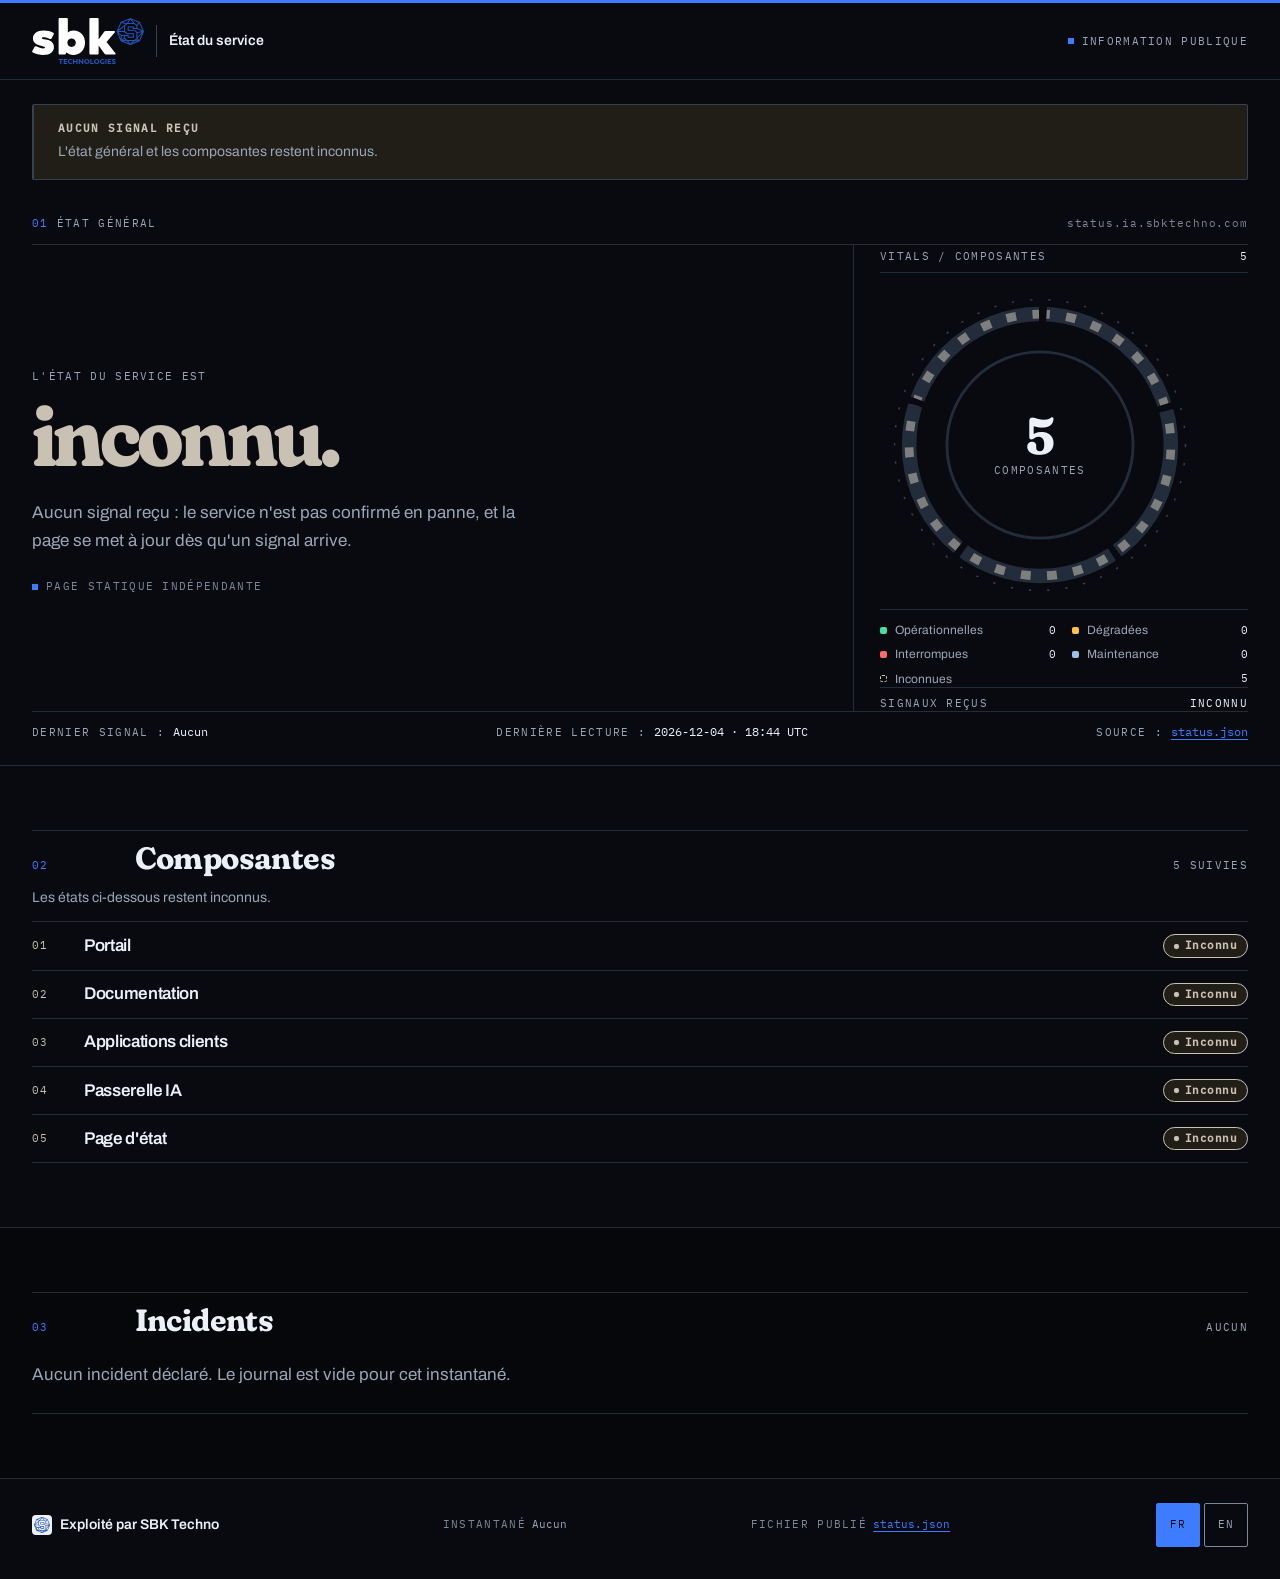
<file: index.html>
<!doctype html>
<html lang="fr-CA" class="no-js" data-theme="dark">
<head>
  <meta charset="utf-8">
  <meta name="viewport" content="width=device-width, initial-scale=1">
  <meta http-equiv="Content-Security-Policy" content="default-src 'none'; style-src 'self'; script-src 'self'; font-src 'self'; img-src 'self' data:; connect-src 'self'; base-uri 'none'; form-action 'none'">
  <meta name="referrer" content="no-referrer">
  <meta name="color-scheme" content="dark">
  <meta name="theme-color" content="#080A0F">
  <meta name="description" content="État public des services de SBK Techno, publié depuis la plateforme.">
  <title data-i18n="docTitle">État du service · SBK Techno</title>
  <link rel="icon" href="/favicon.a92e4a164eb7.ico" sizes="any">
  <link rel="icon" type="image/svg+xml" href="/icon-color.28c7970f44f7.svg">
  <link rel="stylesheet" href="/brand.a81475a45b9a.css">
  <link rel="stylesheet" href="/assets/styles.2e553ad448e5.css">
  <link rel="stylesheet" href="/assets/print.76f24089b045.css" media="print">
  <script src="/assets/status-model.fe2b9ffd6c79.js" defer></script>
  <script src="/assets/app.c9a4706a7557.js" defer></script>
</head>
<body class="sbk-surface status-page" data-surface="provider" data-snapshot-at="2026-10-27T12:36:49Z" data-status-digest="dd5e3fff3013546485ed753b6bb3aed75be2c7b4d5e71e299022c78ca6a92cef">
  <a class="sbk-skip" href="#contenu" data-i18n="skipLink">Aller au contenu</a>

  <header class="sbk-header status-header">
    <div class="sbk-shell status-header__inner">
      <a class="sbk-brand status-brand" href="./" aria-label="SBK Techno, état du service" data-i18n-aria-label="brandHome">
        <img class="status-brand__mark" src="/logo-reverse.a3f6eb0a39f2.svg" alt="SBK Techno" width="284" height="118">
        <img class="status-brand__print-mark" src="/icon-color.28c7970f44f7.svg" alt="" width="28" height="28" aria-hidden="true">
        <span class="status-brand__print-wordmark" aria-hidden="true">SBK Techno</span>
        <span class="status-brand__divider" aria-hidden="true"></span>
        <span class="status-brand__label">
          <span class="status-brand__product" data-i18n="pageTitle">État du service</span>
        </span>
      </a>
      <p class="status-header__meta">
        <span class="status-header__signal" aria-hidden="true"></span>
        <span data-i18n="pageKicker">Information publique</span>
      </p>
    </div>
  </header>

  <main id="contenu" class="status-main" tabindex="-1">
    <noscript>
      <div class="sbk-shell">
        <p class="alert alert-noscript">
          Instantané statique rendu à la publication. Le document source reste
          <a href="status.json">status.json</a>.
        </p>
      </div>
    </noscript>

    <!-- snapshot:start -->
<div class="sbk-shell status-alerts">
      <div class="alert alert-error" id="fetch-error" role="alert" aria-labelledby="fetch-error-title" hidden>
        <div class="alert-copy">
          <p class="alert-title" id="fetch-error-title" data-i18n="errorTitle">Impossible de lire l'état du service</p>
          <p class="alert-text" data-i18n="errorText">Le fichier status.json n'a pas pu être chargé. Vérifiez votre connexion, puis réessayez.</p>
        </div>
        <button class="btn" id="retry-button" type="button" data-i18n="retry">Réessayer</button>
      </div>

      <div class="alert alert-stale" id="stale-banner" role="status" aria-labelledby="stale-title" data-reason="never">
        <div class="alert-copy">
          <p class="alert-title" id="stale-title">Aucun signal reçu</p>
          <p class="alert-text" id="stale-text">L'état général et les composantes restent inconnus.</p>
        </div>
      </div>
    </div>

    <section class="hero" id="hero" data-status="unknown" aria-labelledby="hero-title">
      <div class="sbk-shell hero__inner">
        <div class="hero__rail">
          <p class="eyebrow"><span class="eyebrow__index" aria-hidden="true">01</span> <span data-i18n="overallEyebrow">État général</span></p>
          <p class="hero__host">status.ia.sbktechno.com</p>
        </div>

        <div class="hero__copy">
          <h1 class="hero-statement" id="hero-title">
            <span class="hero-statement__lead" data-i18n="overallLead">L'état du service est</span>
            <span class="hero-statement__value"><span id="hero-status-text">inconnu</span><span class="hero-statement__period" aria-hidden="true">.</span></span>
          </h1>
          <p class="hero-summary" id="overall-summary" aria-live="polite" aria-atomic="true">Aucun signal reçu : le service n'est pas confirmé en panne, et la page se met à jour dès qu'un signal arrive.</p>
          <p class="hero__note">
            <span class="hero__note-mark" aria-hidden="true"></span>
            <span data-i18n="pageMetaStatic">Page statique indépendante</span>
          </p>
        </div>

        <div class="vitals" id="vitals" aria-hidden="true" data-total="5">
          <div class="vitals__head">
            <p class="vitals__title">Vitals <span aria-hidden="true">/</span> <span data-i18n="componentsTitle">Composantes</span></p>
            <p class="vitals__total"><span id="vitals-total">5</span></p>
          </div>
          <div class="vitals__dial">
            <svg class="vitals__svg" viewBox="0 0 220 220" role="presentation" focusable="false">
              <circle class="vitals__ticks" cx="110" cy="110" r="100" pathLength="100" stroke-dasharray="0.25 1.75"></circle>
              <circle class="vitals__track" cx="110" cy="110" r="90"></circle>
              <circle class="vitals__segment" data-vital="operational" cx="110" cy="110" r="90" pathLength="100" stroke-dasharray="0 100" stroke-dashoffset="0" transform="rotate(-90 110 110)"></circle>
              <circle class="vitals__segment" data-vital="degraded" cx="110" cy="110" r="90" pathLength="100" stroke-dasharray="0 100" stroke-dashoffset="0" transform="rotate(-90 110 110)"></circle>
              <circle class="vitals__segment" data-vital="outage" cx="110" cy="110" r="90" pathLength="100" stroke-dasharray="0 100" stroke-dashoffset="0" transform="rotate(-90 110 110)"></circle>
              <circle class="vitals__segment" data-vital="maintenance" cx="110" cy="110" r="90" pathLength="100" stroke-dasharray="0 100" stroke-dashoffset="0" transform="rotate(-90 110 110)"></circle>
              <circle class="vitals__segment" data-vital="unknown" cx="110" cy="110" r="90" pathLength="100" stroke-dasharray="1.2 2" stroke-dashoffset="0" transform="rotate(-90 110 110)"></circle>
              <circle class="vitals__scale" id="vitals-scale" cx="110" cy="110" r="90" pathLength="100" stroke-dasharray="0.8 19.2" stroke-dashoffset="0" transform="rotate(-90 110 110)"></circle>
              <circle class="vitals__signal-track" cx="110" cy="110" r="64"></circle>
              <circle class="vitals__signal" id="vitals-signal" cx="110" cy="110" r="64" pathLength="100" stroke-dasharray="0 100" transform="rotate(-90 110 110)"></circle>
            </svg>
            <div class="vitals__readout">
              <span class="vitals__number" id="vitals-number">5</span>
              <span class="vitals__unit" data-i18n="vitalsComponents">composantes</span>
            </div>
          </div>
          <ul class="vitals__legend">
            <li data-vital="operational"><span class="vitals__key" aria-hidden="true"></span><span data-i18n="vitalOperational">Opérationnelles</span><span class="vitals__count" data-count="operational">0</span></li>
            <li data-vital="degraded"><span class="vitals__key" aria-hidden="true"></span><span data-i18n="vitalDegraded">Dégradées</span><span class="vitals__count" data-count="degraded">0</span></li>
            <li data-vital="outage"><span class="vitals__key" aria-hidden="true"></span><span data-i18n="vitalOutage">Interrompues</span><span class="vitals__count" data-count="outage">0</span></li>
            <li data-vital="maintenance"><span class="vitals__key" aria-hidden="true"></span><span data-i18n="vitalMaintenance">Maintenance</span><span class="vitals__count" data-count="maintenance">0</span></li>
            <li data-vital="unknown"><span class="vitals__key" aria-hidden="true"></span><span data-i18n="vitalUnknown">Inconnues</span><span class="vitals__count" data-count="unknown">5</span></li>
          </ul>
          <p class="vitals__signal-line"><span data-i18n="vitalSignals">Signaux reçus</span> <span class="vitals__signal-value"><span data-i18n="unknown">Inconnu</span></span></p>
        </div>

        <div class="hero__foot">
          <p class="hero__signal"><span class="micro" data-i18n="heroSignal">Dernier signal :</span> <span id="hero-signal">Aucun</span></p>
          <p class="hero__check"><span class="micro" data-i18n="heroChecked">Dernière lecture :</span> <span id="hero-checked"><time datetime="2026-10-27T12:36:49Z">2026-10-27 · 12:36 UTC</time></span></p>
          <p class="hero__snapshot"><span class="micro">Instantané</span> <span id="snapshot-marker" data-snapshot-state="never"><span class="hero__snapshot-note">Aucun signal reçu.</span></span></p>
          <p class="hero__source"><span class="micro" data-i18n="sourceLabel">Source :</span> <a href="status.json">status.json</a></p>
        </div>
      </div>
    </section>

    <section class="board" aria-labelledby="components-title">
      <div class="sbk-shell">
        <header class="section-head">
          <span class="section-index" aria-hidden="true">02</span>
          <h2 class="section-title" id="components-title"><span data-i18n="componentsTitle">Composantes</span></h2>
          <p class="section-count" id="components-count">5 suivies</p>
        </header>
        <p class="board-note" id="components-note">Les états ci-dessous restent inconnus.</p>
        <ul class="components" id="components-list">
        <li class="component" data-status="unknown">
          <span class="component-index" aria-hidden="true">01</span>
          <h3 class="component-name">Portail</h3>
          <div class="component-side"><span class="pill" data-status="unknown">Inconnu</span></div>
        </li>
        <li class="component" data-status="unknown">
          <span class="component-index" aria-hidden="true">02</span>
          <h3 class="component-name">Documentation</h3>
          <div class="component-side"><span class="pill" data-status="unknown">Inconnu</span></div>
        </li>
        <li class="component" data-status="unknown">
          <span class="component-index" aria-hidden="true">03</span>
          <h3 class="component-name">Applications clients</h3>
          <div class="component-side"><span class="pill" data-status="unknown">Inconnu</span></div>
        </li>
        <li class="component" data-status="unknown">
          <span class="component-index" aria-hidden="true">04</span>
          <h3 class="component-name">Passerelle IA</h3>
          <div class="component-side"><span class="pill" data-status="unknown">Inconnu</span></div>
        </li>
        <li class="component" data-status="unknown">
          <span class="component-index" aria-hidden="true">05</span>
          <h3 class="component-name">Page d'état</h3>
          <div class="component-side"><span class="pill" data-status="unknown">Inconnu</span></div>
        </li>
        </ul>
        <p class="quiet" id="components-empty" hidden>Aucune composante déclarée.</p>
      </div>
    </section>

    <section class="incidents-section" aria-labelledby="incidents-title">
      <div class="sbk-shell">
        <header class="section-head">
          <span class="section-index" aria-hidden="true">03</span>
          <h2 class="section-title" id="incidents-title"><span data-i18n="incidentsTitle">Incidents</span></h2>
          <p class="section-count" id="incidents-count">Aucun</p>
        </header>
        <ol class="incidents" id="incidents-list"></ol>
        <p class="quiet" id="incidents-empty">Aucun incident déclaré. Le journal est vide pour cet instantané.</p>
      </div>
    </section>
    <!-- snapshot:end -->
  </main>

  <footer class="sbk-footer status-footer">
    <div class="sbk-shell status-footer__inner">
      <p class="status-footer__product">
        <img class="status-footer__mark" src="/icon-color.28c7970f44f7.svg" alt="" width="16" height="16">
        <span data-i18n="footerProduct">Exploité par SBK Techno</span>
      </p>
      <p class="status-footer__snapshot">
        <span class="micro" data-i18n="footerSnapshot">Instantané</span>
        <span id="snapshot-time">Aucun</span>
      </p>
      <p class="status-footer__source">
        <span class="micro" data-i18n="footerSource">Fichier publié</span>
        <a href="status.json">status.json</a>
      </p>
      <div class="lang" role="group" aria-label="Langue" data-i18n-aria-label="langGroup">
        <button class="lang-btn" type="button" data-lang="fr" lang="fr" aria-label="Français" aria-pressed="true">FR</button>
        <button class="lang-btn" type="button" data-lang="en" lang="en" aria-label="English" aria-pressed="false">EN</button>
      </div>
    </div>
  </footer>
</body>
</html>
</file>
<file: brand.a81475a45b9a.css>
/* Generated by scripts/generate-web.py from tokens.json. Do not edit. */
/* SBK Sans (OFL-1.1): Copyright 2020 The Archivo Project Authors (https://github.com/Omnibus-Type/Archivo) */
@font-face {
  font-family: SBK Sans;
  src: url("archivo-400.2c91af41db92.woff2") format("woff2");
  font-weight: 400;
  font-style: normal;
  font-display: swap;
}
/* SBK Sans (OFL-1.1): Copyright 2020 The Archivo Project Authors (https://github.com/Omnibus-Type/Archivo) */
@font-face {
  font-family: SBK Sans;
  src: url("archivo-600.210ddb9e4dbd.woff2") format("woff2");
  font-weight: 600;
  font-style: normal;
  font-display: swap;
}
/* SBK Sans (OFL-1.1): Copyright 2020 The Archivo Project Authors (https://github.com/Omnibus-Type/Archivo) */
@font-face {
  font-family: SBK Sans;
  src: url("archivo-700.7cf2be7df863.woff2") format("woff2");
  font-weight: 700;
  font-style: normal;
  font-display: swap;
}
/* SBK Sans (OFL-1.1): Copyright 2020 The Archivo Project Authors (https://github.com/Omnibus-Type/Archivo) */
@font-face {
  font-family: SBK Sans;
  src: url("archivo-italic-400.d5283c332eef.woff2") format("woff2");
  font-weight: 400;
  font-style: italic;
  font-display: swap;
}
/* SBK Serif (OFL-1.1): Copyright 2018 The Fraunces Project Authors (https://github.com/undercasetype/Fraunces) */
@font-face {
  font-family: SBK Serif;
  src: url("fraunces-soft100-var.b73185f54a6d.woff2") format("woff2");
  font-weight: 400 700;
  font-style: normal;
  font-display: swap;
}
/* SBK Mono (OFL-1.1): Copyright © 2017 IBM Corp. with Reserved Font Name "Plex" */
@font-face {
  font-family: SBK Mono;
  src: url("ibm-plex-mono-400.270a1f807fbe.woff2") format("woff2");
  font-weight: 400;
  font-style: normal;
  font-display: swap;
}
/* SBK Mono (OFL-1.1): Copyright © 2017 IBM Corp. with Reserved Font Name "Plex" */
@font-face {
  font-family: SBK Mono;
  src: url("ibm-plex-mono-500.33d163ae7b2e.woff2") format("woff2");
  font-weight: 500;
  font-style: normal;
  font-display: swap;
}
@font-face {
  font-family: SBK Fallback;
  src: local("Helvetica Neue"), local("Arial"), local("Liberation Sans");
  font-weight: 400 700;
  font-style: normal;
  size-adjust: 98.16%;
  ascent-override: 89.45%;
  descent-override: 21.39%;
  line-gap-override: 0%;
}
@font-face {
  font-family: SBK Serif Fallback;
  src: local("Times New Roman"), local("Liberation Serif"), local("Georgia");
  font-weight: 400 700;
  font-style: normal;
  size-adjust: 118.87%;
  ascent-override: 82.27%;
  descent-override: 21.45%;
  line-gap-override: 0%;
}
@font-face {
  font-family: SBK Mono Fallback;
  src: local("Courier New"), local("Liberation Mono"), local("DejaVu Sans Mono");
  font-weight: 400 500;
  font-style: normal;
  size-adjust: 99.98%;
  ascent-override: 102.52%;
  descent-override: 27.50%;
  line-gap-override: 0%;
}
/* Light is the default mode. A surface opts into dark by setting
   data-theme="dark" on the root element. There is deliberately no
   prefers-color-scheme switch in the brand layer. */
:root {
  color-scheme: light;

  /* Semantic colours. New work uses these names. */
  --sbk-canvas: #F7F5EF;
  --sbk-surface: #FFFFFF;
  --sbk-raised: #FFFFFF;
  --sbk-sunken: #EFEBE1;
  --sbk-border: #DDD7C9;
  --sbk-border-strong: #B9B1A0;
  --sbk-text: #0A0D13;
  --sbk-text-muted: #4C5563;
  --sbk-text-faint: #5D6776;
  --sbk-signal: #1F4FD8;
  --sbk-signal-soft: #E9EEFB;
  --sbk-live: #137A4E;
  --sbk-live-soft: #E9F3EC;
  --sbk-danger: #B3261E;
  --sbk-danger-soft: #F9E4E2;
  --sbk-warning: #7A4E00;
  --sbk-warning-soft: #F6EAD2;
  --sbk-maintenance: #294967;
  --sbk-maintenance-soft: #E5ECF4;
  --sbk-unknown: #565049;
  --sbk-unknown-soft: #ECE6DB;
  --sbk-on-signal: #FFFFFF;

  /* Legacy names. Existing surfaces keep resolving in both modes. */
  --sbk-paper: #F7F5EF;
  --sbk-surface-strong: #EFEBE1;
  --sbk-ink: #0A0D13;
  --sbk-muted: #4C5563;
  --sbk-rule: #DDD7C9;
  --sbk-rule-strong: #B9B1A0;
  --sbk-accent: #1F4FD8;
  --sbk-accent-soft: #E9EEFB;
  --sbk-focus: #1F4FD8;
  --sbk-success: #137A4E;
  --sbk-success-bg: #E9F3EC;
  --sbk-warning-bg: #F6EAD2;
  --sbk-danger-bg: #F9E4E2;
  --sbk-info: #1F4FD8;
  --sbk-info-bg: #E9EEFB;
  --sbk-maintenance-bg: #E5ECF4;
  --sbk-unknown-bg: #ECE6DB;

  /* Elevated surfaces: a 1px inner highlight plus a soft ambient shadow. */
  --sbk-elevation-1: inset 0 1px 0 rgba(255, 255, 255, 0.9), 0 1px 3px rgba(10, 13, 19, 0.08);
  --sbk-elevation-2: inset 0 1px 0 rgba(255, 255, 255, 0.95), 0 4px 12px rgba(10, 13, 19, 0.08);
  --sbk-elevation-3: inset 0 1px 0 rgba(255, 255, 255, 1), 0 12px 32px rgba(10, 13, 19, 0.12);

  /* Typography. The scale is fluid where a range is declared. */
  --sbk-font-ui: "SBK Sans", "SBK Fallback", "Helvetica Neue", Arial, sans-serif;
  --sbk-font-serif: "SBK Serif", "SBK Serif Fallback", "Times New Roman", Georgia, serif;
  --sbk-font-mono: "SBK Mono", "SBK Mono Fallback", ui-monospace, "SF Mono", SFMono-Regular, Menlo, Consolas, "Liberation Mono", monospace;
  --sbk-font-display: var(--sbk-font-serif);
  --sbk-size-display: clamp(3.5rem, 9vw, 7rem);
  --sbk-size-h1: clamp(2.5rem, 5vw, 4rem);
  --sbk-size-h2: clamp(1.75rem, 3vw, 2.5rem);
  --sbk-size-h3: 1.5rem;
  --sbk-size-h4: 1.25rem;
  --sbk-size-body: 1.0625rem;
  --sbk-size-small: 0.875rem;
  --sbk-size-micro: 0.75rem;
  --sbk-leading-display: 0.92;
  --sbk-leading-heading: 1.08;
  --sbk-leading-body: 1.65;
  --sbk-tracking-display: -0.045em;
  --sbk-tracking-heading: -0.02em;
  --sbk-tracking-micro: 0.12em;

  /* Motion: animate transform and opacity only. Never animate width, height, top, left, margin, or padding. */
  --sbk-duration-fast: 120ms;
  --sbk-duration-base: 200ms;
  --sbk-duration-slow: 320ms;
  --sbk-ease: cubic-bezier(.2,.8,.2,1);

  /* Spacing. */
  --sbk-space-1: 4px;
  --sbk-space-2: 8px;
  --sbk-space-3: 12px;
  --sbk-space-4: 16px;
  --sbk-space-5: 24px;
  --sbk-space-6: 32px;
  --sbk-space-7: 48px;
  --sbk-space-8: 64px;

  /* Shape. Sharp panels and pill metadata both belong to the identity. */
  --sbk-radius-xs: 2px;
  --sbk-radius-sm: 4px;
  --sbk-radius-md: 8px;
  --sbk-radius-lg: 16px;
  --sbk-radius-pill: 999px;

  /* Layout. */
  --sbk-gutter: clamp(16px, 2.5vw, 56px);
  --sbk-measure: 65ch;
  --sbk-layout-max: 1120px;
  --sbk-header-gap: 24px;

  /* Logo geometry. tokens.json owns these values; consumers read the variables or logo-contract.json. */
  --sbk-logo-header: 112px;
  --sbk-logo-footer: 35px;
  --sbk-logo-aspect: 2.398;
  --sbk-logo-min-width: 240px;
  --sbk-logo-min-print: 33mm;
  --sbk-icon-min: 16px;

  /* Print ink and paper. The print layer never depends on a background that a printer may drop. */
  --sbk-print-ink: #000000;
  --sbk-print-paper: #FFFFFF;
}

/* Dark overrides every colour and elevation token. The legacy names are
   repeated so an un-migrated component still renders with dark values. */
:root[data-theme="dark"] {
  color-scheme: dark;

  /* Semantic colours. New work uses these names. */
  --sbk-canvas: #080A0F;
  --sbk-surface: #0E1219;
  --sbk-raised: #151B25;
  --sbk-sunken: #05070A;
  --sbk-border: #232C3A;
  --sbk-border-strong: #364252;
  --sbk-text: #EDF1F7;
  --sbk-text-muted: #9AA6B8;
  --sbk-text-faint: #7C8899;
  --sbk-signal: #3D7BFF;
  --sbk-signal-soft: #0C1729;
  --sbk-live: #45E0A0;
  --sbk-live-soft: #082018;
  --sbk-danger: #FF6B6B;
  --sbk-danger-soft: #2A1114;
  --sbk-warning: #FFC14D;
  --sbk-warning-soft: #251B07;
  --sbk-maintenance: #9CC0E8;
  --sbk-maintenance-soft: #101C29;
  --sbk-unknown: #C9C1B4;
  --sbk-unknown-soft: #211E18;
  --sbk-on-signal: #080A0F;

  /* Legacy names. Existing surfaces keep resolving in both modes. */
  --sbk-paper: #080A0F;
  --sbk-surface-strong: #05070A;
  --sbk-ink: #EDF1F7;
  --sbk-muted: #9AA6B8;
  --sbk-rule: #232C3A;
  --sbk-rule-strong: #364252;
  --sbk-accent: #3D7BFF;
  --sbk-accent-soft: #0C1729;
  --sbk-focus: #3D7BFF;
  --sbk-success: #45E0A0;
  --sbk-success-bg: #082018;
  --sbk-warning-bg: #251B07;
  --sbk-danger-bg: #2A1114;
  --sbk-info: #3D7BFF;
  --sbk-info-bg: #0C1729;
  --sbk-maintenance-bg: #101C29;
  --sbk-unknown-bg: #211E18;

  /* Elevated surfaces: a 1px inner highlight plus a soft ambient shadow. */
  --sbk-elevation-1: inset 0 1px 0 rgba(255, 255, 255, 0.06), 0 1px 3px rgba(0, 0, 0, 0.6);
  --sbk-elevation-2: inset 0 1px 0 rgba(255, 255, 255, 0.09), 0 4px 12px rgba(0, 0, 0, 0.55);
  --sbk-elevation-3: inset 0 1px 0 rgba(255, 255, 255, 0.13), 0 12px 32px rgba(0, 0, 0, 0.7);
}

*,
*::before,
*::after {
  box-sizing: border-box;
}

html {
  background: var(--sbk-canvas);
  color: var(--sbk-text);
  font-family: var(--sbk-font-ui);
  font-size: 16px;
  line-height: var(--sbk-leading-body);
  -webkit-text-size-adjust: 100%;
}

body {
  background: var(--sbk-canvas);
  color: var(--sbk-text);
  font-family: var(--sbk-font-ui);
  font-size: var(--sbk-size-body);
  line-height: var(--sbk-leading-body);
  margin: 0;
  min-height: 100vh;
}

.sbk-surface {
  background: var(--sbk-canvas);
  color: var(--sbk-text);
}

::selection {
  background: var(--sbk-signal);
  color: var(--sbk-on-signal);
}

a {
  color: var(--sbk-signal);
  text-decoration-thickness: 1px;
  text-underline-offset: 0.2em;
}

a:hover {
  text-decoration-thickness: 2px;
}

h1,
h2,
h3,
h4 {
  color: var(--sbk-text);
  font-family: var(--sbk-font-ui);
  letter-spacing: var(--sbk-tracking-heading);
  line-height: var(--sbk-leading-heading);
  margin: 0 0 var(--sbk-space-3);
}

h1 {
  font-family: var(--sbk-font-serif);
  font-size: var(--sbk-size-h1);
  font-weight: 700;
}

h2 {
  font-size: var(--sbk-size-h2);
  font-weight: 700;
}

h3 {
  font-size: var(--sbk-size-h3);
  font-weight: 600;
}

h4 {
  font-size: var(--sbk-size-h4);
  font-weight: 600;
}

.sbk-display {
  color: var(--sbk-text);
  font-family: var(--sbk-font-serif);
  font-size: var(--sbk-size-display);
  font-weight: 700;
  letter-spacing: var(--sbk-tracking-display);
  line-height: var(--sbk-leading-display);
  margin: 0 0 var(--sbk-space-4);
}

p {
  margin: 0 0 var(--sbk-space-4);
}

code,
pre,
kbd {
  font-family: var(--sbk-font-mono);
  font-size: 0.8125rem;
}

code {
  background: var(--sbk-sunken);
  border-radius: var(--sbk-radius-sm);
  padding: 0.1em 0.35em;
}

pre {
  background: var(--sbk-sunken);
  border: 1px solid var(--sbk-border);
  border-radius: var(--sbk-radius-md);
  box-shadow: var(--sbk-elevation-1);
  overflow-x: auto;
  padding: var(--sbk-space-4);
}

pre code {
  background: transparent;
  padding: 0;
}

img {
  max-width: 100%;
}

hr {
  border: 0;
  border-top: 1px solid var(--sbk-border);
  margin: var(--sbk-space-6) 0;
}

:where(a, button, input, select, textarea, summary, [tabindex]):focus-visible {
  outline: 2px solid var(--sbk-signal);
  outline-offset: 2px;
}

.sbk-shell {
  margin-inline: 0;
  padding-inline: var(--sbk-gutter);
  width: 100%;
}

.sbk-measure {
  max-width: var(--sbk-measure);
}

.sbk-skip {
  background: var(--sbk-text);
  color: var(--sbk-canvas);
  font-size: var(--sbk-size-small);
  left: 16px;
  padding: 10px 14px;
  position: fixed;
  text-decoration: none;
  top: 10px;
  transform: translateY(-160%);
  transition: transform var(--sbk-duration-fast) var(--sbk-ease);
  z-index: 20;
}

.sbk-skip:focus {
  transform: none;
}

.sbk-header {
  background: var(--sbk-canvas);
  border-bottom: 1px solid var(--sbk-border);
  border-top: 3px solid var(--sbk-signal);
}

.sbk-header__inner {
  align-items: center;
  display: flex;
  flex-wrap: wrap;
  gap: var(--sbk-header-gap);
  justify-content: space-between;
  padding-block: var(--sbk-space-4);
}

.sbk-brand {
  align-items: center;
  display: inline-flex;
  text-decoration: none;
}

.sbk-brand img {
  aspect-ratio: var(--sbk-logo-aspect);
  display: block;
  height: auto;
  width: var(--sbk-logo-header);
}

/* The print and forced-colours layers swap the colour art for the mono art.
   Screen readers see the link label, so both images are decorative. The
   component rules win on specificity so a block image does not leak the mono
   companion onto the screen. */
.sbk-logo__mono {
  display: none;
}

.sbk-brand img.sbk-logo__mono,
.sbk-footer__mark.sbk-logo__mono {
  display: none;
}

.sbk-footer {
  border-top: 1px solid var(--sbk-border);
  color: var(--sbk-text-muted);
  font-size: var(--sbk-size-small);
  margin-top: var(--sbk-space-8);
  padding-block: var(--sbk-space-5);
}

.sbk-footer__inner {
  display: flex;
  flex-wrap: wrap;
  gap: var(--sbk-space-4);
  justify-content: space-between;
}

.sbk-footer__mark {
  height: var(--sbk-logo-footer);
  vertical-align: -0.2em;
  width: var(--sbk-logo-footer);
}

.sbk-footer p {
  margin: 0;
}

.sbk-eyebrow {
  color: var(--sbk-signal);
  font-size: var(--sbk-size-micro);
  font-weight: 700;
  letter-spacing: var(--sbk-tracking-micro);
  margin: 0 0 var(--sbk-space-2);
  text-transform: uppercase;
}

.sbk-title {
  margin: 0 0 var(--sbk-space-3);
}

.sbk-lede {
  color: var(--sbk-text-muted);
  font-size: var(--sbk-size-h4);
  margin: 0;
  max-width: 62ch;
}

.sbk-meta {
  color: var(--sbk-text-muted);
  font-size: var(--sbk-size-small);
}

.sbk-quiet {
  color: var(--sbk-text-muted);
}

.sbk-panel {
  background: var(--sbk-raised);
  border: 1px solid var(--sbk-border);
  border-radius: var(--sbk-radius-md);
  box-shadow: var(--sbk-elevation-1);
  padding: var(--sbk-space-5);
}

.sbk-button {
  background: var(--sbk-signal);
  border: 1px solid var(--sbk-signal);
  border-radius: var(--sbk-radius-sm);
  color: var(--sbk-on-signal);
  cursor: pointer;
  display: inline-flex;
  font: inherit;
  font-size: var(--sbk-size-small);
  font-weight: 600;
  padding: 0.5rem 0.9rem;
  text-decoration: none;
  transition: opacity var(--sbk-duration-fast) var(--sbk-ease);
}

.sbk-button:hover {
  opacity: 0.9;
}

.sbk-button--quiet {
  background: transparent;
  border-color: var(--sbk-border-strong);
  color: var(--sbk-text);
}

.sbk-table-wrap {
  background: var(--sbk-raised);
  border: 1px solid var(--sbk-border);
  border-radius: var(--sbk-radius-md);
  box-shadow: var(--sbk-elevation-1);
  overflow-x: auto;
}

.sbk-table {
  border-collapse: collapse;
  min-width: 100%;
  width: 100%;
}

.sbk-table th,
.sbk-table td {
  border-bottom: 1px solid var(--sbk-border);
  padding: var(--sbk-space-3) var(--sbk-space-4);
  text-align: left;
  vertical-align: top;
}

.sbk-table thead th {
  background: var(--sbk-signal-soft);
  color: var(--sbk-text);
  font-size: var(--sbk-size-micro);
  letter-spacing: var(--sbk-tracking-micro);
  text-transform: uppercase;
}

.sbk-table tbody tr:last-child th,
.sbk-table tbody tr:last-child td {
  border-bottom: 0;
}

.sbk-badge {
  border: 1px solid var(--sbk-border-strong);
  border-radius: var(--sbk-radius-pill);
  color: var(--sbk-text-muted);
  display: inline-block;
  font-size: var(--sbk-size-micro);
  font-weight: 600;
  padding: 0.05rem 0.55rem;
}

.sbk-badge--set {
  border-color: var(--sbk-live);
  color: var(--sbk-live);
}

.sbk-status {
  align-items: center;
  border: 1px solid currentColor;
  border-radius: var(--sbk-radius-pill);
  display: inline-flex;
  font-size: var(--sbk-size-micro);
  font-weight: 600;
  gap: 0.35rem;
  padding: 0.08rem 0.55rem;
}

.sbk-status--operational {
  background: var(--sbk-live-soft);
  color: var(--sbk-live);
}

.sbk-status--degraded {
  background: var(--sbk-warning-soft);
  color: var(--sbk-warning);
}

.sbk-status--partial_outage {
  background: var(--sbk-danger-soft);
  color: var(--sbk-danger);
}

.sbk-status--major_outage {
  background: var(--sbk-danger-soft);
  color: var(--sbk-danger);
}

.sbk-status--maintenance {
  background: var(--sbk-maintenance-soft);
  color: var(--sbk-maintenance);
}

.sbk-status--unknown {
  background: var(--sbk-unknown-soft);
  color: var(--sbk-unknown);
}

@media (max-width: 40rem) {
  .sbk-header__inner,
  .sbk-footer__inner {
    align-items: flex-start;
    flex-direction: column;
  }
}

@media (prefers-reduced-motion: reduce) {
  /* An explicit full-motion choice is the visitor's later, more specific
     decision; it must be able to restore the authored durations. The OS
     preference still wins for every surface that has no such choice. */
  html:not([data-motion="full"]) *,
  html:not([data-motion="full"]) *::before,
  html:not([data-motion="full"]) *::after {
    animation-duration: 0.01ms !important;
    animation-iteration-count: 1 !important;
    transition-duration: 0.01ms !important;
  }
}

/* Print owns a paper surface and a mono lockup. A reverse or white mark must
   never be the only mark on a page whose background the printer drops, so the
   colour art is hidden and the mono art is shown. Status colour becomes ink
   because the printed page cannot rely on a tint surviving. */
@media print {
  html,
  body,
  .sbk-surface,
  .sbk-header,
  .sbk-footer {
    background: var(--sbk-print-paper);
    color: var(--sbk-print-ink);
  }

  .sbk-header {
    border-bottom-color: var(--sbk-print-ink);
    border-top-color: var(--sbk-print-ink);
  }

  .sbk-footer {
    border-top-color: var(--sbk-print-ink);
  }

  a {
    color: var(--sbk-print-ink);
  }

  .sbk-panel,
  .sbk-table-wrap,
  pre {
    border-color: var(--sbk-print-ink);
    box-shadow: none;
  }

  .sbk-table thead th {
    background: transparent;
    color: var(--sbk-print-ink);
  }

  .sbk-eyebrow,
  .sbk-lede,
  .sbk-meta,
  .sbk-quiet,
  .sbk-badge {
    color: var(--sbk-print-ink);
  }

  .sbk-button,
  .sbk-button--quiet {
    background: transparent;
    border-color: var(--sbk-print-ink);
    color: var(--sbk-print-ink);
  }

  .sbk-status,
  .sbk-status--operational,
  .sbk-status--degraded,
  .sbk-status--partial_outage,
  .sbk-status--major_outage,
  .sbk-status--maintenance,
  .sbk-status--unknown,
  .sbk-badge--set {
    background: transparent;
    border-color: var(--sbk-print-ink);
    color: var(--sbk-print-ink);
  }

  .sbk-logo__color {
    display: none;
  }

  .sbk-brand img.sbk-logo__color,
  .sbk-footer__mark.sbk-logo__color {
    display: none;
  }

  .sbk-logo__mono {
    display: inline;
  }

  .sbk-brand img.sbk-logo__mono {
    display: block;
  }

  .sbk-footer__mark.sbk-logo__mono {
    display: inline;
  }
}

/* Forced colours replaces author backgrounds with Canvas. A white or reverse
   mark can disappear, so the mono art is the only visible mark again. The mono
   art keeps a paper plate with forced-color-adjust: none, so black ink stays
   legible even when the system Canvas is dark. System colours carry the
   boundaries the UA would otherwise flatten. */
@media (forced-colors: active) {
  .sbk-logo__color {
    display: none;
  }

  .sbk-brand img.sbk-logo__color,
  .sbk-footer__mark.sbk-logo__color {
    display: none;
  }

  .sbk-logo__mono {
    background: var(--sbk-print-paper);
    display: inline;
    forced-color-adjust: none;
  }

  .sbk-brand img.sbk-logo__mono {
    display: block;
  }

  .sbk-footer__mark.sbk-logo__mono {
    display: inline;
  }

  .sbk-header,
  .sbk-footer,
  .sbk-panel,
  .sbk-table-wrap,
  pre,
  .sbk-status,
  .sbk-badge {
    border-color: CanvasText;
  }

  .sbk-button {
    border-color: ButtonText;
  }

  :where(a, button, input, select, textarea, summary, [tabindex]):focus-visible {
    outline-color: Highlight;
  }
}
</file>
<file: assets/styles.2e553ad448e5.css>
/*
 * Status-page layout only. Colour, typography, spacing, radii, and the shared
 * header, footer, and shell primitives come from the generated brand stylesheet.
 *
 * The page is graphite: the root declares data-theme="dark", so every token
 * below resolves through the brand layer's dark mode. This file adds no colour
 * of its own.
 */

:root {
  --status-header-block: 4.75rem;
  --status-grid-gap: clamp(var(--sbk-space-2), 1.25vw, var(--sbk-space-5));
}

body {
  display: flex;
  flex-direction: column;
  min-height: 100dvh;
}

main {
  flex: 1 0 auto;
}

[hidden] {
  display: none !important;
}

:where(a, button, summary, [tabindex]):focus-visible {
  outline: 2px solid var(--sbk-focus);
  outline-offset: 2px;
}

/* The skip link moves focus to <main>, which needs its own visible ring. */
main:focus-visible {
  outline: 2px solid var(--sbk-focus);
  outline-offset: -2px;
}

.micro {
  font-family: var(--sbk-font-mono);
  font-size: 0.6875rem;
  font-weight: 400;
  letter-spacing: var(--sbk-tracking-micro);
  line-height: 1.3;
  text-transform: uppercase;
}

/* Header */

.status-header {
  position: sticky;
  top: 0;
  z-index: 10;
  background: var(--sbk-canvas);
  border-bottom: 1px solid var(--sbk-border);
}

.status-header__inner {
  display: flex;
  min-height: var(--status-header-block);
  align-items: center;
  justify-content: space-between;
  gap: var(--sbk-space-5);
}

.status-brand {
  display: inline-flex;
  min-width: 0;
  align-items: center;
  gap: var(--sbk-space-3);
  color: var(--sbk-text);
  text-decoration: none;
}

/*
 * The brand layer publishes the approved reverse lockup for dark surfaces.
 * Rendering that asset directly keeps its white wordmark and its blue icon and
 * label intact; a filter would recolour a mark the brand owns. Its width comes
 * from the brand's --sbk-logo-header token, so the status page does not invent
 * a fourth header size. The brand blue is a documented logotype exemption; see
 * README.md, "Header lockup size and contrast".
 */
.status-brand .status-brand__mark {
  display: block;
  flex: none;
}

/* Print cannot use the reverse lockup on a light sheet. The print block swaps
   it for the published one-colour icon and a text wordmark, both hidden on
   screen. No recolour, filter, or substitute asset is involved. */
.status-brand .status-brand__print-mark,
.status-brand__print-wordmark {
  display: none;
}

.status-brand__divider {
  width: 1px;
  height: var(--sbk-space-6);
  flex: none;
  background: var(--sbk-border-strong);
}

.status-brand__label {
  display: flex;
  min-width: 0;
  flex-direction: column;
  gap: 1px;
}

.status-brand__product {
  color: var(--sbk-text);
  font-size: var(--sbk-size-small);
  font-weight: 600;
  letter-spacing: 0;
  line-height: 1.3;
}

.status-header__meta {
  display: flex;
  align-items: center;
  gap: var(--sbk-space-2);
  margin: 0;
  color: var(--sbk-text-muted);
  font-family: var(--sbk-font-mono);
  font-size: 0.6875rem;
  letter-spacing: var(--sbk-tracking-micro);
  line-height: 1.3;
  text-transform: uppercase;
  white-space: nowrap;
}

.status-header__index {
  padding-right: var(--sbk-space-2);
  border-right: 1px solid var(--sbk-border);
  color: var(--sbk-signal);
}

.status-header__signal {
  width: 6px;
  height: 6px;
  flex: none;
  background: var(--sbk-signal);
}

/* Hero: the opening viewport */

.hero {
  display: flex;
  border-bottom: 1px solid var(--sbk-border);
}

.hero__inner {
  display: grid;
  flex: 1;
  grid-template-columns: repeat(12, minmax(0, 1fr));
  grid-template-rows: auto auto auto;
  column-gap: var(--status-grid-gap);
  padding-block: clamp(var(--sbk-space-5), 4vh, var(--sbk-space-7)) var(--sbk-space-5);
}

.hero__rail {
  display: flex;
  grid-column: 1 / -1;
  grid-row: 1;
  align-items: baseline;
  justify-content: space-between;
  gap: var(--sbk-space-4);
  padding-bottom: var(--sbk-space-3);
  border-bottom: 1px solid var(--sbk-border);
}

.eyebrow {
  display: flex;
  align-items: baseline;
  gap: var(--sbk-space-2);
  margin: 0;
  color: var(--sbk-text-muted);
  font-family: var(--sbk-font-mono);
  font-size: 0.6875rem;
  letter-spacing: var(--sbk-tracking-micro);
  line-height: 1.4;
  text-transform: uppercase;
}

.eyebrow__index {
  color: var(--sbk-signal);
}

.hero__host {
  margin: 0;
  color: var(--sbk-text-faint);
  font-family: var(--sbk-font-mono);
  font-size: 0.6875rem;
  letter-spacing: 0.08em;
  line-height: 1.4;
}

.hero__copy {
  grid-column: 1 / span 7;
  grid-row: 2;
  align-self: start;
  min-width: 0;
  padding-block: var(--sbk-space-6) var(--sbk-space-5);
  animation: status-rise var(--sbk-duration-slow) var(--sbk-ease) both;
}

.hero-statement {
  margin: 0;
  color: var(--sbk-text);
  font-family: var(--sbk-font-display);
  font-weight: 700;
  letter-spacing: var(--sbk-tracking-display);
  line-height: var(--sbk-leading-display);
}

.hero-statement__lead {
  display: block;
  margin-bottom: var(--sbk-space-2);
  color: var(--sbk-text-muted);
  font-family: var(--sbk-font-mono);
  font-size: 0.6875rem;
  font-weight: 400;
  letter-spacing: var(--sbk-tracking-micro);
  line-height: 1.4;
  text-transform: uppercase;
}

.hero-statement__value {
  display: block;
  overflow-wrap: break-word;
  color: var(--status);
  font-family: var(--sbk-font-display);
  font-size: clamp(2.75rem, 7vw, 6rem);
  font-weight: 700;
  letter-spacing: var(--sbk-tracking-display);
  line-height: var(--sbk-leading-display);
  text-wrap: balance;
}

.hero[data-mode="loading"] .hero-statement__value {
  color: var(--sbk-text-muted);
}

.hero-summary {
  max-width: 52ch;
  margin: var(--sbk-space-5) 0 0;
  color: var(--sbk-text-muted);
  font-size: var(--sbk-size-body);
  line-height: var(--sbk-leading-body);
  text-wrap: pretty;
}

.hero__note {
  display: flex;
  align-items: center;
  gap: var(--sbk-space-2);
  margin: var(--sbk-space-5) 0 0;
  color: var(--sbk-text-faint);
  font-family: var(--sbk-font-mono);
  font-size: 0.6875rem;
  letter-spacing: var(--sbk-tracking-micro);
  line-height: 1.4;
  text-transform: uppercase;
}

.hero__note-mark {
  width: 6px;
  height: 6px;
  flex: none;
  background: var(--sbk-signal);
}

/* Vitals: a decorative instrument whose values mirror the component board. */

.vitals {
  display: flex;
  grid-column: 9 / span 4;
  grid-row: 2;
  min-width: 0;
  flex-direction: column;
  align-self: start;
  padding-top: var(--sbk-space-1);
  padding-left: clamp(var(--sbk-space-4), 2vw, var(--sbk-space-6));
  border-left: 1px solid var(--sbk-border);
  animation: status-rise var(--sbk-duration-slow) var(--sbk-ease) 80ms both;
}

.vitals__head {
  display: flex;
  align-items: baseline;
  justify-content: space-between;
  gap: var(--sbk-space-3);
  padding-bottom: var(--sbk-space-2);
  border-bottom: 1px solid var(--sbk-border);
}

.vitals__title,
.vitals__total {
  margin: 0;
  font-family: var(--sbk-font-mono);
  font-size: 0.6875rem;
  letter-spacing: var(--sbk-tracking-micro);
  line-height: 1.4;
  text-transform: uppercase;
}

.vitals__title {
  color: var(--sbk-text-muted);
}

.vitals__total {
  color: var(--sbk-text);
  font-variant-numeric: tabular-nums;
}

.vitals__dial {
  position: relative;
  width: min(100%, 20rem);
  margin-block: var(--sbk-space-3) var(--sbk-space-1);
  aspect-ratio: 1;
}

.vitals__svg {
  display: block;
  width: 100%;
  height: 100%;
  overflow: visible;
}

.vitals__ticks {
  fill: none;
  stroke: var(--sbk-border-strong);
  stroke-width: 1;
}

.vitals__track {
  fill: none;
  stroke: var(--sbk-border);
  stroke-width: 10;
}

.vitals__segment {
  fill: none;
  stroke-width: 10;
  stroke-linecap: butt;
}

/* Cuts the filled ring into one gap per component, so the instrument reads as
   a count and not as a solid plate. */
.vitals__scale {
  fill: none;
  stroke: var(--sbk-canvas);
  stroke-width: 12;
}

.vitals__segment[data-vital="operational"] {
  stroke: var(--sbk-live);
}

.vitals__segment[data-vital="degraded"] {
  stroke: var(--sbk-warning);
}

.vitals__segment[data-vital="outage"] {
  stroke: var(--sbk-danger);
}

.vitals__segment[data-vital="maintenance"] {
  stroke: var(--sbk-maintenance);
}

.vitals__segment[data-vital="unknown"] {
  stroke: var(--sbk-unknown);
  stroke-width: 6;
  opacity: 0.55;
}

.vitals__legend li[data-vital="operational"] .vitals__key {
  background: var(--sbk-live);
}

.vitals__legend li[data-vital="degraded"] .vitals__key {
  background: var(--sbk-warning);
}

.vitals__legend li[data-vital="outage"] .vitals__key {
  background: var(--sbk-danger);
}

.vitals__legend li[data-vital="maintenance"] .vitals__key {
  background: var(--sbk-maintenance);
}

.vitals__legend li[data-vital="unknown"] .vitals__key {
  border: 1px dashed var(--sbk-unknown);
  background: transparent;
}

.vitals__signal-track {
  fill: none;
  stroke: var(--sbk-border);
  stroke-width: 2;
}

.vitals__signal {
  fill: none;
  stroke: var(--sbk-signal);
  stroke-width: 2;
  stroke-linecap: butt;
}

.vitals__readout {
  position: absolute;
  top: 50%;
  left: 50%;
  display: flex;
  width: 56%;
  aspect-ratio: 1;
  flex-direction: column;
  align-items: center;
  justify-content: center;
  border-radius: var(--sbk-radius-pill);
  background: var(--sbk-canvas);
  pointer-events: none;
  text-align: center;
  transform: translate(-50%, -50%);
}

.vitals__number {
  color: var(--sbk-text);
  font-family: var(--sbk-font-display);
  font-size: clamp(2.5rem, 4vw, 3.5rem);
  font-variant-numeric: tabular-nums;
  font-weight: 700;
  letter-spacing: -0.04em;
  line-height: 0.9;
}

.vitals__unit {
  margin-top: 4px;
  color: var(--sbk-text-muted);
  background: var(--sbk-canvas);
  font-family: var(--sbk-font-mono);
  font-size: 0.6875rem;
  letter-spacing: var(--sbk-tracking-micro);
  line-height: 1.3;
  text-transform: uppercase;
}

.vitals__legend {
  display: grid;
  grid-template-columns: 1fr 1fr;
  gap: var(--sbk-space-2) var(--sbk-space-4);
  margin: 0;
  padding: var(--sbk-space-3) 0 0;
  border-top: 1px solid var(--sbk-border);
  list-style: none;
}

.vitals__legend li {
  display: grid;
  grid-template-columns: 7px minmax(0, 1fr) auto;
  align-items: center;
  gap: var(--sbk-space-2);
  min-width: 0;
  color: var(--sbk-text-muted);
  font-size: 0.75rem;
  line-height: 1.35;
}

.vitals__legend li:last-child {
  grid-column: 1 / -1;
}

.vitals__key {
  width: 7px;
  height: 7px;
  border-radius: var(--sbk-radius-xs);
}

.vitals__count {
  color: var(--sbk-text);
  font-family: var(--sbk-font-mono);
  font-size: 0.6875rem;
  font-variant-numeric: tabular-nums;
}

.vitals__signal-line {
  display: flex;
  align-items: baseline;
  justify-content: space-between;
  gap: var(--sbk-space-4);
  margin: var(--sbk-space-3) 0 0;
  padding-top: var(--sbk-space-2);
  border-top: 1px solid var(--sbk-border);
  color: var(--sbk-text-muted);
  font-family: var(--sbk-font-mono);
  font-size: 0.6875rem;
  letter-spacing: var(--sbk-tracking-micro);
  line-height: 1.4;
  text-transform: uppercase;
}

.vitals__signal-value {
  color: var(--sbk-text);
  font-variant-numeric: tabular-nums;
  white-space: nowrap;
}

.hero__foot {
  display: flex;
  grid-column: 1 / -1;
  grid-row: 3;
  flex-wrap: wrap;
  align-items: baseline;
  justify-content: space-between;
  gap: var(--sbk-space-2) var(--sbk-space-5);
  padding-top: var(--sbk-space-3);
  border-top: 1px solid var(--sbk-border);
}

.hero__signal,
.hero__check,
.hero__snapshot,
.hero__source {
  display: flex;
  flex-wrap: wrap;
  align-items: baseline;
  gap: var(--sbk-space-2);
  margin: 0;
  color: var(--sbk-text-muted);
  font-family: var(--sbk-font-mono);
  font-size: var(--sbk-size-micro);
  line-height: 1.4;
}

#hero-signal,
#hero-checked,
#snapshot-marker {
  color: var(--sbk-text);
  font-variant-numeric: tabular-nums;
  white-space: nowrap;
}

/* The static snapshot marker is a no-JavaScript affordance. Once app.js runs,
   the live read time in the footer owns that fact. */
.hero__snapshot {
  display: none;
}

.no-js .hero__snapshot {
  display: flex;
}

.hero__source a {
  color: var(--sbk-signal);
  text-decoration-thickness: 1px;
  text-underline-offset: 3px;
}

.hero__source a:hover {
  text-decoration-thickness: 2px;
}

@keyframes status-rise {
  from {
    opacity: 0;
    transform: translateY(var(--sbk-space-2));
  }

  to {
    opacity: 1;
    transform: none;
  }
}

@media (min-width: 56.01rem) {
  .hero__copy {
    display: flex;
    align-self: center;
    flex-direction: column;
  }

  .vitals {
    align-self: stretch;
  }

  .vitals__signal-line {
    margin-top: auto;
  }
}

/* Alerts */

.alert {
  display: flex;
  flex-wrap: wrap;
  align-items: flex-start;
  gap: var(--sbk-space-4);
  margin-block: var(--sbk-space-5) 0;
  padding: var(--sbk-space-4) var(--sbk-space-5);
  border: 1px solid var(--sbk-border);
  border-left: 2px solid var(--status);
  border-radius: var(--sbk-radius-xs);
  background: var(--sbk-surface);
}

.alert-copy {
  min-width: 0;
  flex: 1 1 20rem;
}

.alert-title {
  margin: 0 0 var(--sbk-space-1);
  color: var(--status);
  font-family: var(--sbk-font-mono);
  font-size: 0.6875rem;
  font-weight: 700;
  letter-spacing: var(--sbk-tracking-micro);
  line-height: 1.4;
  text-transform: uppercase;
}

.alert-text {
  max-width: 72ch;
  margin: 0;
  color: var(--sbk-text-muted);
  font-size: var(--sbk-size-small);
  line-height: var(--sbk-leading-body);
}

.alert-error {
  --status: var(--sbk-danger);
  border-color: var(--sbk-danger);
  background: var(--sbk-danger-soft);
}

.alert-stale {
  --status: var(--sbk-warning);
  border-color: var(--sbk-warning);
  background: var(--sbk-warning-soft);
}

/* A missing heartbeat is not a warning about a known fault. It is a calm,
   unconfirmed state, so it keeps the unknown palette instead of the warning
   palette used by an aged or inconsistent signal. */
.alert-stale[data-reason="never"] {
  --status: var(--sbk-unknown);
  border-color: var(--sbk-border-strong);
  background: var(--sbk-unknown-soft);
}

.alert-noscript {
  display: block;
  margin-block: var(--sbk-space-4);
  border-color: var(--sbk-border);
  border-left-color: var(--sbk-signal);
  background: var(--sbk-signal-soft);
  color: var(--sbk-text-muted);
  font-size: var(--sbk-size-small);
  line-height: var(--sbk-leading-body);
}

.alert-noscript strong {
  color: var(--sbk-text);
}

.alert-noscript a {
  color: var(--sbk-signal);
}

/* Buttons */

.btn {
  display: inline-flex;
  min-height: 2.75rem;
  align-items: center;
  justify-content: center;
  padding: 0 var(--sbk-space-4);
  border: 1px solid var(--sbk-signal);
  border-radius: var(--sbk-radius-xs);
  background: var(--sbk-signal);
  color: var(--sbk-on-signal);
  cursor: pointer;
  font-family: var(--sbk-font-ui);
  font-size: var(--sbk-size-small);
  font-weight: 600;
  line-height: 1.2;
  text-decoration: none;
}

.btn:hover:not(:disabled) {
  border-color: var(--sbk-text);
  background: var(--sbk-text);
  color: var(--sbk-canvas);
}

.btn:disabled {
  border-color: var(--sbk-border-strong);
  background: var(--sbk-surface-strong);
  color: var(--sbk-text);
  cursor: progress;
}

/* Board */

.board {
  padding-block: clamp(var(--sbk-space-7), 8vh, var(--sbk-space-8)) 0;
}

.section-head {
  display: grid;
  grid-template-columns: repeat(12, minmax(0, 1fr));
  align-items: baseline;
  column-gap: var(--status-grid-gap);
  padding-top: var(--sbk-space-3);
  border-top: 1px solid var(--sbk-border);
}

.section-index {
  grid-column: 1;
  color: var(--sbk-signal);
  font-family: var(--sbk-font-mono);
  font-size: 0.6875rem;
  letter-spacing: var(--sbk-tracking-micro);
  line-height: 1.4;
}

.section-title {
  grid-column: 2 / span 7;
  margin: 0;
  color: var(--sbk-text);
  font-family: var(--sbk-font-display);
  font-size: clamp(1.75rem, 2.4vw, 2.25rem);
  font-weight: 700;
  letter-spacing: var(--sbk-tracking-heading);
  line-height: 1.02;
  text-wrap: balance;
}

#components-title {
  scroll-margin-top: calc(var(--status-header-block) + var(--sbk-space-4));
}

.section-count {
  grid-column: 10 / span 3;
  justify-self: end;
  margin: 0;
  color: var(--sbk-text-muted);
  font-family: var(--sbk-font-mono);
  font-size: 0.6875rem;
  letter-spacing: var(--sbk-tracking-micro);
  line-height: 1.4;
  text-transform: uppercase;
}

.section-count #components-count,
.section-count #incidents-count {
  color: var(--sbk-text);
  font-variant-numeric: tabular-nums;
}

.board-note {
  margin: 0;
  padding-block: var(--sbk-space-3);
  border-bottom: 1px solid var(--sbk-border);
  color: var(--sbk-text-muted);
  font-size: var(--sbk-size-small);
  line-height: var(--sbk-leading-body);
}

.components {
  margin: 0;
  padding: 0;
  list-style: none;
}

.component {
  display: grid;
  grid-template-columns: 2.5rem minmax(0, 1fr) auto;
  align-items: center;
  column-gap: var(--sbk-space-3);
  padding-block: var(--sbk-space-3);
  border-bottom: 1px solid var(--sbk-border);
}

.component-index {
  grid-column: 1;
  color: var(--status);
  font-family: var(--sbk-font-mono);
  font-size: 0.6875rem;
  font-variant-numeric: tabular-nums;
  letter-spacing: 0.08em;
  line-height: 1.4;
}

.component-name {
  grid-column: 2;
  margin: 0;
  color: var(--sbk-text);
  font-family: var(--sbk-font-ui);
  font-size: 1.0625rem;
  font-weight: 600;
  letter-spacing: var(--sbk-tracking-heading);
  line-height: 1.3;
  overflow-wrap: anywhere;
}

.component-side {
  display: flex;
  grid-column: 3;
  min-width: 0;
  align-items: center;
  justify-content: flex-end;
}

.pill {
  display: inline-flex;
  align-items: center;
  gap: 6px;
  padding: var(--sbk-space-1) 10px;
  border: 1px solid currentColor;
  border-radius: var(--sbk-radius-pill);
  background: var(--status-bg);
  color: var(--status);
  font-family: var(--sbk-font-mono);
  font-size: 0.6875rem;
  font-weight: 600;
  letter-spacing: 0.04em;
  line-height: 1.2;
  white-space: nowrap;
}

.pill::before {
  content: "";
  width: 5px;
  height: 5px;
  flex: none;
  border-radius: var(--sbk-radius-xs);
  background: currentColor;
}

.quiet {
  margin: 0;
  padding-block: var(--sbk-space-5);
  border-bottom: 1px solid var(--sbk-border);
  color: var(--sbk-text-muted);
  font-size: var(--sbk-size-body);
  line-height: var(--sbk-leading-body);
}

/* Incident history */

.incidents-section {
  margin-top: clamp(var(--sbk-space-7), 8vh, var(--sbk-space-8));
  padding-block: clamp(var(--sbk-space-7), 8vh, var(--sbk-space-8));
  border-top: 1px solid var(--sbk-border);
  background: var(--sbk-sunken);
}

.incidents {
  margin: 0;
  padding: 0;
  list-style: none;
}

.incident {
  display: grid;
  grid-template-columns: repeat(12, minmax(0, 1fr));
  column-gap: var(--status-grid-gap);
  padding-block: var(--sbk-space-5);
  border-bottom: 1px solid var(--sbk-border);
}

.incident-time {
  display: flex;
  grid-column: 1 / span 2;
  min-width: 0;
  flex-direction: column;
  gap: 2px;
  color: var(--sbk-text-muted);
  font-family: var(--sbk-font-mono);
  font-size: 0.6875rem;
  line-height: 1.4;
}

.incident-time .micro {
  color: var(--sbk-text-faint);
}

.incident-time time {
  color: var(--sbk-text);
  font-variant-numeric: tabular-nums;
  white-space: nowrap;
}

.incident-rail {
  --incident-rail-line: calc(100% - 4px);

  position: relative;
  grid-column: 3;
  min-height: 1.5rem;
}

.incident-node {
  position: absolute;
  top: 1px;
  left: calc(var(--incident-rail-line) - 3px);
  width: 7px;
  height: 7px;
  background: var(--status);
  border-radius: var(--sbk-radius-xs);
}

.incident-rail::before,
.incident-rail::after {
  content: "";
  position: absolute;
  left: var(--incident-rail-line);
  width: 1px;
  background: var(--sbk-border);
}

.incident-rail::before {
  top: 10px;
  bottom: calc(-1 * var(--sbk-space-5));
}

.incident-rail::after {
  bottom: calc(100% - 1px);
  height: calc(var(--sbk-space-5) + 1px);
}

.incident:first-child .incident-rail::after,
.incident:last-child .incident-rail::before {
  display: none;
}

.incident-body {
  grid-column: 4 / span 9;
  min-width: 0;
}

.incident-head {
  display: flex;
  flex-wrap: wrap;
  align-items: center;
  gap: var(--sbk-space-2) var(--sbk-space-3);
}

.incident-title {
  flex: 1 1 18rem;
  margin: 0;
  color: var(--sbk-text);
  font-family: var(--sbk-font-ui);
  font-size: clamp(1.125rem, 1.5vw, 1.375rem);
  font-weight: 700;
  letter-spacing: var(--sbk-tracking-heading);
  line-height: 1.25;
  overflow-wrap: anywhere;
}

.incident[data-status="resolved"] .incident-title {
  color: var(--sbk-text-muted);
}

.incident-summary {
  max-width: var(--sbk-measure);
  margin: var(--sbk-space-2) 0 0;
  color: var(--sbk-text-muted);
  font-size: 0.9375rem;
  line-height: 1.6;
  text-wrap: pretty;
}

.incident-meta {
  display: flex;
  flex-wrap: wrap;
  gap: var(--sbk-space-1) var(--sbk-space-5);
  margin: var(--sbk-space-3) 0 0;
  color: var(--sbk-text-muted);
  font-family: var(--sbk-font-mono);
  font-size: 0.6875rem;
  line-height: 1.4;
}

.incident-meta > span {
  display: inline-flex;
  flex-wrap: wrap;
  align-items: baseline;
  gap: 6px;
}

.incident-meta .micro {
  color: var(--sbk-text-faint);
}

.incident-meta time {
  color: var(--sbk-text);
  font-variant-numeric: tabular-nums;
}

/* Footer */

.status-footer {
  margin-top: 0;
  padding-block: var(--sbk-space-5) var(--sbk-space-6);
  border-top: 1px solid var(--sbk-border);
  background: var(--sbk-canvas);
}

.status-footer__inner {
  display: grid;
  grid-template-columns: repeat(12, minmax(0, 1fr));
  align-items: center;
  column-gap: var(--status-grid-gap);
  row-gap: var(--sbk-space-3);
}

.status-footer__product {
  display: flex;
  grid-column: 1 / span 4;
  align-items: center;
  gap: var(--sbk-space-2);
  margin: 0;
  color: var(--sbk-text);
  font-size: var(--sbk-size-small);
  font-weight: 600;
  line-height: 1.4;
}

/*
 * The published icon is brand blue. That blue measures 2.92:1 directly on the
 * graphite canvas, so the mark sits on the text-colour plate, where it measures
 * 5.99:1; the plate separates from the canvas at 17.47:1. The icon is not
 * recoloured, and the plate keeps the 16px icon at its intrinsic geometry.
 */
.status-footer__mark {
  box-sizing: content-box;
  width: 16px;
  height: 16px;
  padding: 2px;
  flex: none;
  border-radius: var(--sbk-radius-sm);
  background: var(--sbk-text);
}

.status-footer__snapshot {
  display: flex;
  grid-column: 5 / span 3;
  flex-wrap: wrap;
  align-items: baseline;
  gap: 6px;
  margin: 0;
  color: var(--sbk-text-muted);
  font-family: var(--sbk-font-mono);
  font-size: 0.6875rem;
  line-height: 1.4;
}

.status-footer__snapshot .micro {
  color: var(--sbk-text-faint);
}

.status-footer__snapshot time {
  color: var(--sbk-text);
  font-variant-numeric: tabular-nums;
  white-space: nowrap;
}

.status-footer__source {
  display: flex;
  grid-column: 8 / span 3;
  flex-wrap: wrap;
  align-items: baseline;
  gap: 6px;
  margin: 0;
  color: var(--sbk-text-muted);
  font-family: var(--sbk-font-mono);
  font-size: 0.6875rem;
  line-height: 1.4;
}

.status-footer__source .micro {
  color: var(--sbk-text-faint);
}

.status-footer__source a {
  color: var(--sbk-signal);
  text-decoration-thickness: 1px;
  text-underline-offset: 3px;
}

.status-footer__source a:hover {
  text-decoration-thickness: 2px;
}

/* Language switch */

.status-footer .lang {
  display: inline-flex;
  grid-column: 11 / span 2;
  align-items: center;
  justify-self: end;
  gap: var(--sbk-space-1);
}

/* The language control needs app.js. Without it the published French snapshot
   stays in place and the control is not shown, but it keeps its space so
   removing the no-js class cannot move the footer. This rule follows the
   layout rule so it wins at equal specificity. */
.no-js .status-footer .lang {
  visibility: hidden;
}

/* The vitals instrument and the check time are rendered from the publish-time
   snapshot, so they are honest without JavaScript and stay visible. Their
   space is reserved before app.js runs; the first status.json read only
   updates values in place. */

.lang-btn {
  display: inline-flex;
  min-width: 2.75rem;
  min-height: 2.75rem;
  align-items: center;
  justify-content: center;
  padding: 0 var(--sbk-space-2);
  border: 1px solid var(--sbk-text-faint);
  border-radius: var(--sbk-radius-xs);
  appearance: none;
  background: transparent;
  color: var(--sbk-text-muted);
  cursor: pointer;
  font-family: var(--sbk-font-mono);
  font-size: 0.6875rem;
  letter-spacing: 0.08em;
  line-height: 1;
}

.lang-btn:hover {
  border-color: var(--sbk-text);
  color: var(--sbk-text);
}

.lang-btn[aria-pressed="true"] {
  border-color: var(--sbk-signal);
  background: var(--sbk-signal);
  color: var(--sbk-on-signal);
}

/* Status colour mapping */

[data-status="operational"] {
  --status: var(--sbk-live);
  --status-bg: var(--sbk-live-soft);
}

[data-status="degraded"] {
  --status: var(--sbk-warning);
  --status-bg: var(--sbk-warning-soft);
}

[data-status="partial_outage"],
[data-status="major_outage"],
[data-status="investigating"],
[data-status="identified"] {
  --status: var(--sbk-danger);
  --status-bg: var(--sbk-danger-soft);
}

[data-status="maintenance"],
[data-status="monitoring"] {
  --status: var(--sbk-maintenance);
  --status-bg: var(--sbk-maintenance-soft);
}

[data-status="unknown"] {
  --status: var(--sbk-unknown);
  --status-bg: var(--sbk-unknown-soft);
}

[data-status="resolved"] {
  --status: var(--sbk-live);
  --status-bg: var(--sbk-live-soft);
}

/* 404 */

.error-page {
  display: flex;
  min-height: calc(100dvh - var(--status-header-block) - 8rem);
  flex: 1 0 auto;
}

.error-page__inner {
  display: flex;
  flex-direction: column;
  justify-content: flex-end;
  gap: var(--sbk-space-6);
  padding-block: clamp(var(--sbk-space-7), 10vh, var(--sbk-space-8));
}

.error-page__grid {
  display: grid;
  grid-template-columns: repeat(12, minmax(0, 1fr));
  align-items: end;
  column-gap: var(--status-grid-gap);
}

.error-code {
  grid-column: 1 / span 6;
  margin: 0;
  color: var(--sbk-signal);
  font-family: var(--sbk-font-display);
  font-size: clamp(7rem, 20vw, 16rem);
  font-variant-numeric: tabular-nums;
  font-weight: 700;
  letter-spacing: -0.06em;
  line-height: 0.78;
}

.error-copy {
  grid-column: 8 / span 5;
  padding-bottom: var(--sbk-space-3);
}

.error-title {
  margin: 0;
  font-family: var(--sbk-font-display);
  font-size: clamp(2.25rem, 4.5vw, 4rem);
  font-weight: 700;
  letter-spacing: var(--sbk-tracking-heading);
  line-height: 1.02;
  text-wrap: balance;
}

.error-lede {
  max-width: 48ch;
  margin: var(--sbk-space-4) 0 0;
  color: var(--sbk-text-muted);
  font-size: var(--sbk-size-body);
  line-height: var(--sbk-leading-body);
}

.error-en {
  max-width: 48ch;
  margin: var(--sbk-space-3) 0 0;
  color: var(--sbk-text-muted);
  font-size: var(--sbk-size-small);
  line-height: var(--sbk-leading-body);
}

.error-actions {
  margin: var(--sbk-space-5) 0 0;
}

.status-footer__inner--error {
  display: flex;
  flex-wrap: wrap;
  align-items: center;
  justify-content: space-between;
  gap: var(--sbk-space-3);
}

.status-footer__inner--error .status-footer__source {
  display: block;
  grid-column: auto;
}

/* Responsive layout */

@media (max-width: 68.75rem) {
  .hero__copy {
    grid-column: 1 / span 7;
  }

  .vitals {
    grid-column: 8 / span 5;
  }
}

@media (max-width: 56rem) {
  .hero__inner {
    grid-template-columns: minmax(0, 1fr);
    grid-template-rows: auto auto auto auto;
    padding-block: var(--sbk-space-5);
  }

  .hero__rail {
    grid-column: 1;
    grid-row: 1;
  }

  .hero__copy {
    grid-column: 1;
    grid-row: 2;
    align-self: auto;
    padding-block: var(--sbk-space-6) var(--sbk-space-5);
  }

  .vitals {
    display: grid;
    grid-column: 1;
    grid-row: 3;
    grid-template-columns: minmax(0, 13rem) minmax(0, 1fr);
    grid-template-rows: auto auto auto;
    column-gap: var(--sbk-space-5);
    padding-top: var(--sbk-space-4);
    padding-left: 0;
    border-top: 1px solid var(--sbk-border);
    border-left: 0;
  }

  .vitals__head {
    grid-column: 1 / -1;
    grid-row: 1;
  }

  .vitals__dial {
    grid-column: 1;
    grid-row: 2;
    width: 100%;
    max-width: 13rem;
    margin-block: var(--sbk-space-3) 0;
  }

  .vitals__legend {
    grid-column: 2;
    grid-row: 2;
    align-self: center;
    padding-top: 0;
    border-top: 0;
  }

  .vitals__signal-line {
    grid-column: 1 / -1;
    grid-row: 3;
  }

  .hero__foot {
    grid-column: 1;
    grid-row: 4;
  }

  .section-head {
    grid-template-columns: 2rem minmax(0, 1fr) auto;
  }

  .section-index {
    grid-column: 1;
  }

  .section-title {
    grid-column: 2;
  }

  .section-count {
    grid-column: 3;
    justify-self: end;
  }

  .incident {
    grid-template-columns: 1.25rem minmax(0, 1fr);
    row-gap: var(--sbk-space-2);
  }

  .incident-time {
    grid-column: 2;
    grid-row: 1;
  }

  .incident-rail {
    --incident-rail-line: 3px;

    grid-column: 1;
    grid-row: 1 / span 2;
  }

  .incident-body {
    grid-column: 2;
    grid-row: 2;
  }

  .status-footer__inner {
    grid-template-columns: 1fr 1fr;
  }

  .status-footer__product {
    grid-column: 1 / -1;
  }

  .status-footer__snapshot {
    grid-column: 1 / -1;
  }

  .status-footer__source {
    grid-column: 1;
  }

  .status-footer .lang {
    grid-column: 2;
    justify-self: end;
  }

  .error-page__grid {
    grid-template-columns: minmax(0, 1fr);
    row-gap: var(--sbk-space-5);
  }

  .error-code {
    grid-column: 1;
  }

  .error-copy {
    grid-column: 1;
    padding-bottom: 0;
  }
}

@media (max-width: 48rem) {
  :root {
    --status-header-block: 4.25rem;
  }

  .status-header__inner {
    min-height: 4rem;
  }

  .status-header__meta {
    font-size: 0.625rem;
  }

  .hero__copy {
    padding-block: var(--sbk-space-5);
  }

  .component {
    grid-template-columns: 1.5rem minmax(0, 1fr) auto;
    column-gap: var(--sbk-space-2);
    padding-block: var(--sbk-space-3);
  }

  .component-name {
    font-size: 1rem;
  }

  .status-footer__inner {
    grid-template-columns: minmax(0, 1fr);
  }

  .status-footer__product,
  .status-footer__snapshot,
  .status-footer__source,
  .status-footer .lang {
    grid-column: 1;
    justify-self: start;
  }

  .error-page {
    min-height: calc(100dvh - var(--status-header-block) - 10rem);
  }
}

@media (max-width: 30rem) {
  .status-header__meta {
    display: none;
  }

  .status-brand {
    gap: var(--sbk-space-2);
  }

  .status-brand__divider {
    height: var(--sbk-space-5);
  }

  .hero__host {
    display: none;
  }

  .vitals {
    grid-template-columns: minmax(0, 1fr);
    grid-template-rows: auto auto auto auto;
  }

  .vitals__head {
    grid-column: 1;
    grid-row: 1;
  }

  .vitals__dial {
    grid-column: 1;
    grid-row: 2;
    max-width: 9rem;
    margin-inline: auto;
  }

  .vitals__legend {
    grid-column: 1;
    grid-row: 3;
    margin-top: var(--sbk-space-3);
    padding-top: var(--sbk-space-2);
    border-top: 1px solid var(--sbk-border);
  }

  .vitals__signal-line {
    grid-column: 1;
    grid-row: 4;
  }

  .hero__foot {
    flex-direction: column;
    align-items: flex-start;
    gap: var(--sbk-space-2);
  }

  .section-title {
    font-size: 1.75rem;
  }

  .error-code {
    font-size: clamp(7rem, 34vw, 10rem);
  }
}

/*
 * Print is a light surface. The generated print palette rebinds the brand
 * light tokens for print; this block only changes geometry and which marks
 * are shown. Nothing here relies on a print background adjustment: text is
 * dark even when a browser drops every background, so the page remains
 * legible white on white paper and the one-colour mark stays blue on white.
 */
@media print {
  @page {
    margin: 18mm;
  }

  html,
  body {
    background: var(--sbk-canvas);
    color: var(--sbk-text);
  }

  .status-header {
    position: static;
    background: var(--sbk-canvas);
    border-bottom: 1px solid var(--sbk-border);
  }

  .status-header__meta,
  .status-header__signal,
  .status-brand__divider,
  .status-footer .lang,
  .vitals,
  .status-alerts .btn {
    display: none;
  }

  .status-brand .status-brand__mark {
    display: none;
  }

  .status-brand .status-brand__print-mark {
    display: inline-block;
    width: 28px;
    height: 28px;
  }

  .status-brand__print-wordmark {
    display: inline;
    color: var(--sbk-text);
    font-family: var(--sbk-font-ui);
    font-size: var(--sbk-size-body);
    font-weight: 700;
    letter-spacing: 0;
  }

  .status-footer__mark {
    background: var(--sbk-surface);
  }

  .hero__snapshot {
    display: flex;
  }

  .component,
  .incident {
    break-inside: avoid;
  }

  a {
    color: var(--sbk-signal);
    text-decoration: underline;
  }
}

/*
 * Forced-colours light mode drops the dark canvas while leaving the published
 * reverse lockup's white wordmark white. Swap to the one-colour icon plus a
 * text wordmark, exactly as print does, so the identity survives the user's
 * palette override.
 */
@media (forced-colors: active) {
  .status-brand .status-brand__mark {
    display: none;
  }

  .status-brand .status-brand__print-mark {
    display: inline-block;
    width: 28px;
    height: 28px;
  }

  .status-brand__print-wordmark {
    display: inline;
    color: CanvasText;
    font-family: var(--sbk-font-ui);
    font-size: var(--sbk-size-body);
    font-weight: 700;
  }
}

@media (prefers-reduced-motion: reduce) {
  *,
  *::before,
  *::after {
    animation-duration: 0.01ms !important;
    animation-iteration-count: 1 !important;
    transition-duration: 0.01ms !important;
    scroll-behavior: auto !important;
  }

  .hero__copy,
  .vitals {
    animation: none;
  }
}
</file>
<file: assets/print.76f24089b045.css>
/*
 * Generated by scripts/build_site.py from brand.a81475a45b9a.css.
 * Do not edit. The brand stylesheet owns this palette.
 *
 * Print resolves the brand light block; the page declares the dark
 * theme, so these values are rebound for print only. Text and mark
 * contrast is measured with backgrounds present and dropped.
 */
@media print {
  :root[data-theme="dark"] {
    color-scheme: light;
    --sbk-canvas: #F7F5EF;
    --sbk-surface: #FFFFFF;
    --sbk-raised: #FFFFFF;
    --sbk-sunken: #EFEBE1;
    --sbk-border: #DDD7C9;
    --sbk-border-strong: #B9B1A0;
    --sbk-text: #0A0D13;
    --sbk-text-muted: #4C5563;
    --sbk-text-faint: #5D6776;
    --sbk-signal: #1F4FD8;
    --sbk-signal-soft: #E9EEFB;
    --sbk-live: #137A4E;
    --sbk-live-soft: #E9F3EC;
    --sbk-danger: #B3261E;
    --sbk-danger-soft: #F9E4E2;
    --sbk-warning: #7A4E00;
    --sbk-warning-soft: #F6EAD2;
    --sbk-maintenance: #294967;
    --sbk-maintenance-soft: #E5ECF4;
    --sbk-unknown: #565049;
    --sbk-unknown-soft: #ECE6DB;
    --sbk-on-signal: #FFFFFF;
    --sbk-paper: #F7F5EF;
    --sbk-surface-strong: #EFEBE1;
    --sbk-ink: #0A0D13;
    --sbk-muted: #4C5563;
    --sbk-rule: #DDD7C9;
    --sbk-rule-strong: #B9B1A0;
    --sbk-accent: #1F4FD8;
    --sbk-accent-soft: #E9EEFB;
    --sbk-focus: #1F4FD8;
    --sbk-success: #137A4E;
    --sbk-success-bg: #E9F3EC;
    --sbk-warning-bg: #F6EAD2;
    --sbk-danger-bg: #F9E4E2;
    --sbk-info: #1F4FD8;
    --sbk-info-bg: #E9EEFB;
    --sbk-maintenance-bg: #E5ECF4;
    --sbk-unknown-bg: #ECE6DB;
    --sbk-print-ink: #000000;
    --sbk-print-paper: #FFFFFF;
  }
}
</file>
